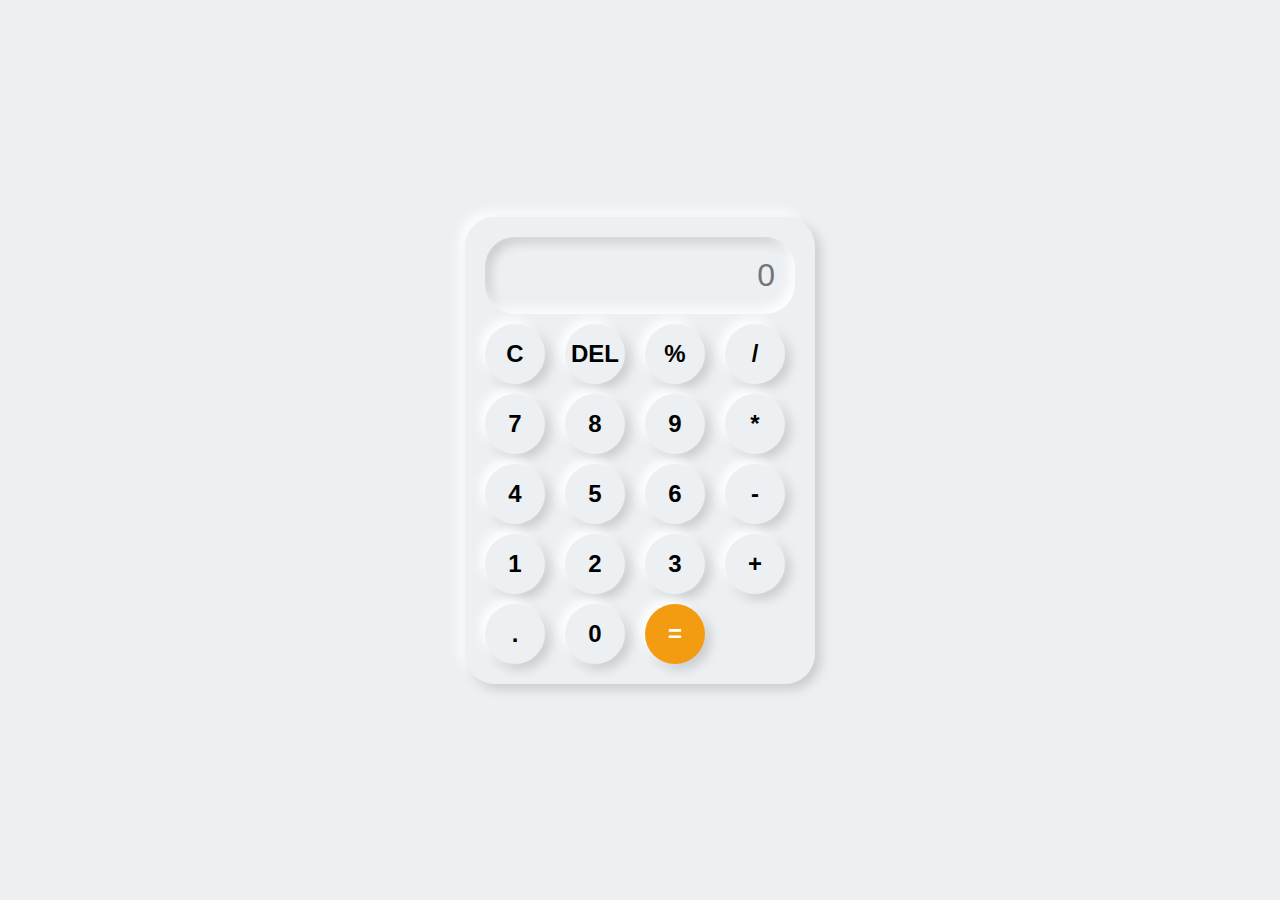
<file: Calculator app/index.html>
<!DOCTYPE html>
<html lang="en">
<head>
  <meta charset="UTF-8">
  <meta name="viewport" content="width=device-width, initial-scale=1.0">
  <title>Calculator App</title>
  <link rel="stylesheet" href="style.css">
</head>
<body>
  <div class="container">
    <div class="calculator">
      <input type="text" placeholder="0" id="output-screen" readonly>
      <button onclick="clr()">C</button>
      <button onclick="del()">DEL</button>
      <button onclick="display('%')">%</button>
      <button onclick="display('/')">/</button>
      <button onclick="display('7')">7</button>
      <button onclick="display('8')">8</button>
      <button onclick="display('9')">9</button>
      <button onclick="display('*')">*</button>
      <button onclick="display('4')">4</button>
      <button onclick="display('5')">5</button>
      <button onclick="display('6')">6</button>
      <button onclick="display('-')">-</button>
      <button onclick="display('1')">1</button>
      <button onclick="display('2')">2</button>
      <button onclick="display('3')">3</button>
      <button onclick="display('+')">+</button>
      <button onclick="display('.')">.</button>
      <button onclick="display('0')">0</button>
      <button onclick="calculate()" class="equal">=</button>
    </div>
  </div>
  <script src="main.js"></script>
</body>
</html>
</file>
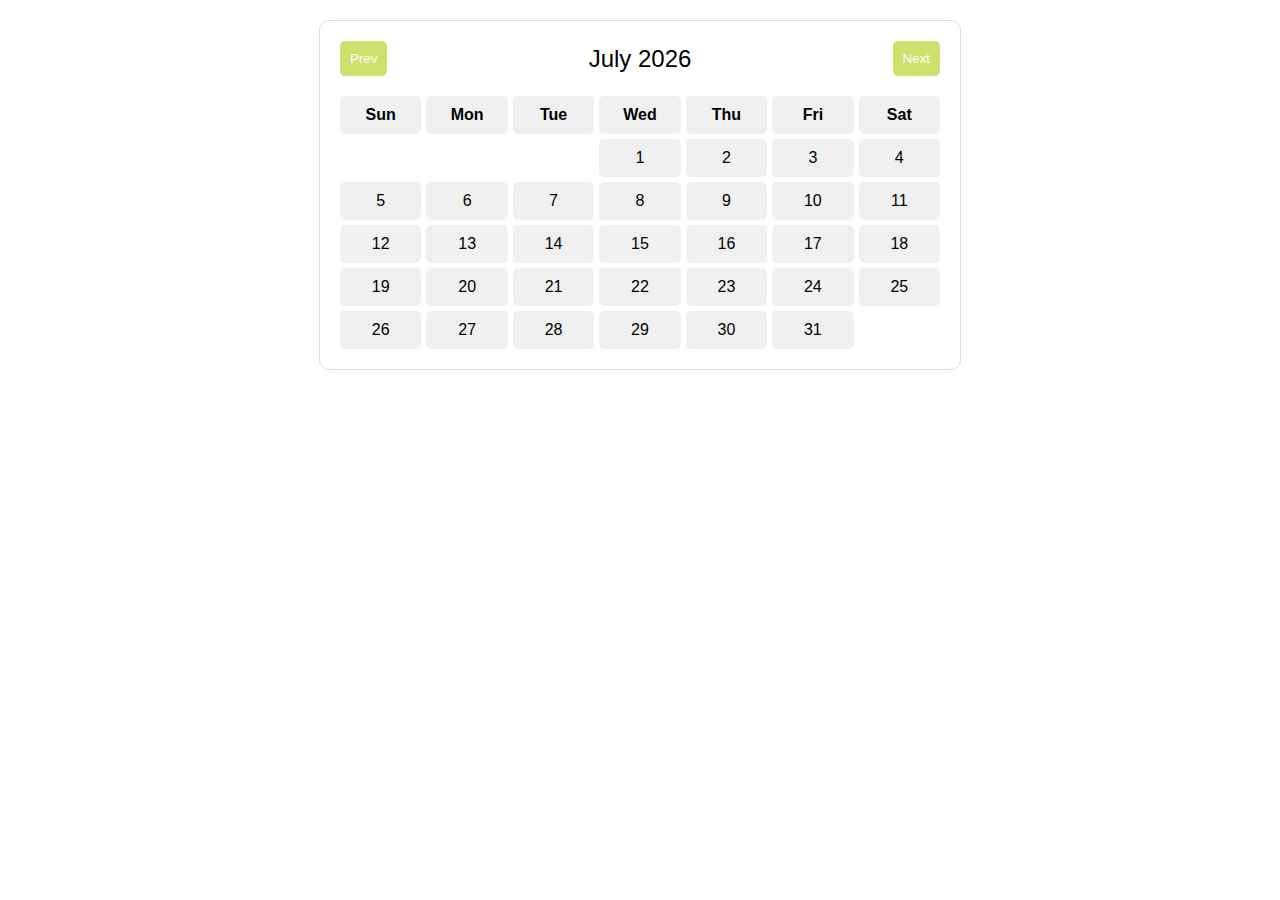
<file: Calendar/index.html>
<!DOCTYPE html>
<html lang="en">
<head>
    <meta charset="UTF-8">
    <meta name="viewport" content="width=device-width, initial-scale=1.0">
    <title>Calendar</title>
    <link rel="stylesheet" href="style.css">
</head>
<body>
    <div class="calendar-container">
        <div id="calendarHeader">
            <button id="prevMonth">Prev</button>
            <div id="monthYear"></div>
            <button id="nextMonth">Next</button>
        </div>
        <div id="calendarDaysHeader">
            <div>Sun</div>
            <div>Mon</div>
            <div>Tue</div>
            <div>Wed</div>
            <div>Thu</div>
            <div>Fri</div>
            <div>Sat</div>
        </div>
        <div id="calendarDays"></div>
    </div>
    <script src="script.js"></script>
</body>
</html>
</file>
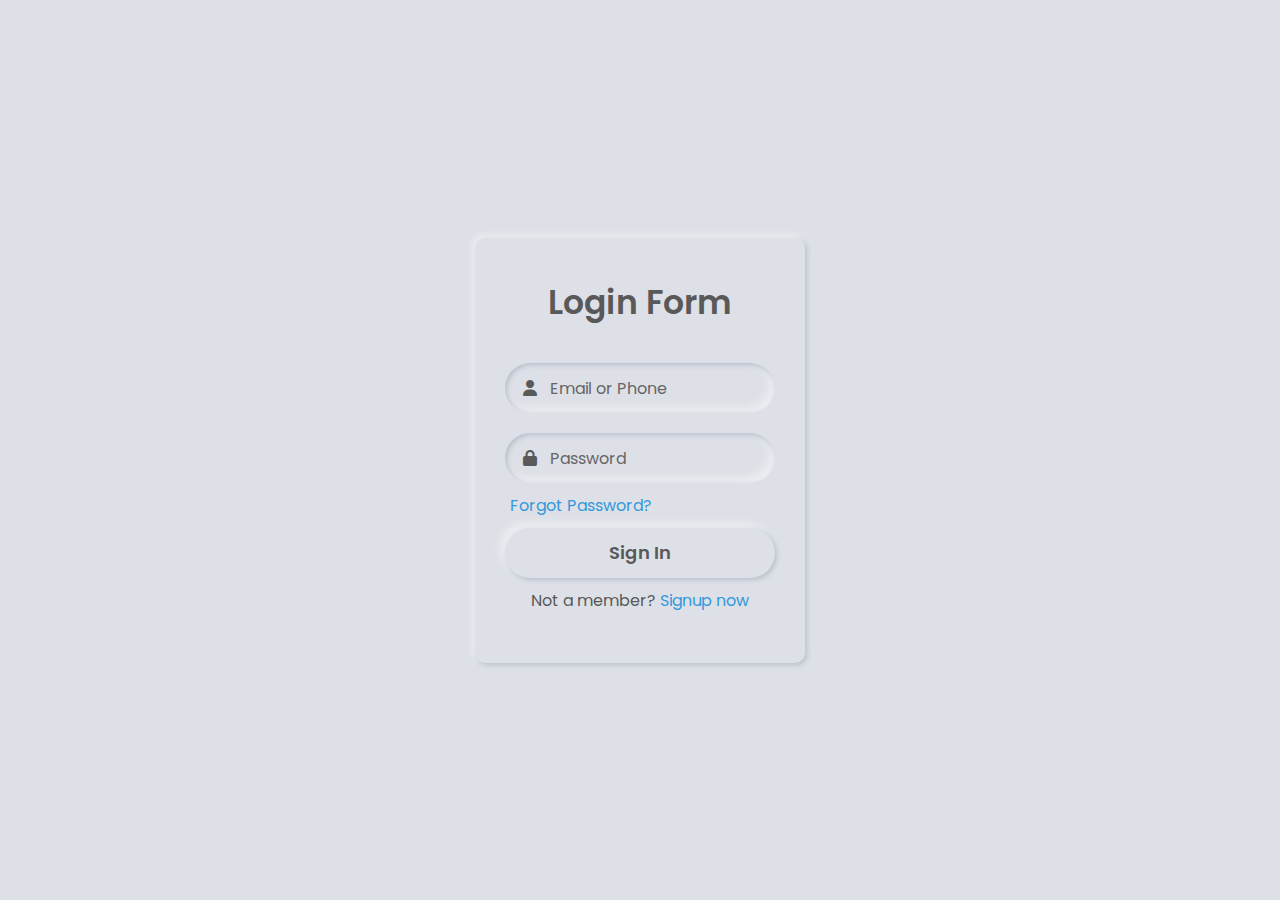
<file: Neumorphism Login Form - Source Code/index.html>
<!DOCTYPE html>
<html lang="en">
<head>
    <meta charset="UTF-8">
    <meta http-equiv="X-UA-Compatible" content="IE=edge">
    <meta name="viewport" content="width=device-width, initial-scale=1.0">
    <title>Neumorphism Login Form</title>
    <link href="https://fonts.googleapis.com/css2?family=Poppins:wght@300&family=Varela+Round&display=swap" rel="stylesheet">
    <link rel="stylesheet" href="style.css">
    <link rel="stylesheet" href="https://cdnjs.cloudflare.com/ajax/libs/font-awesome/6.4.2/css/all.min.css" />
</head>
<body>
    <div class="content">
        <div class="text">Login Form</div>
        <form action="#">
            <div class="field">
                <span class="fas fa-user"></span>
                <input type="text" required>
                <label>Email or Phone</label>
            </div>
            <div class="field">
                <span class="fas fa-lock"></span>
                <input type="password" required>
                <label>Password</label>
            </div>
            <div class="forgot-pass"><a href="#">Forgot Password?</a></div>
            <button type="submit">Sign In</button>
            <div class="signup">Not a member? <a href="#">Signup now</a></div>
        </form>
    </div>
</body>
</html>
</file>
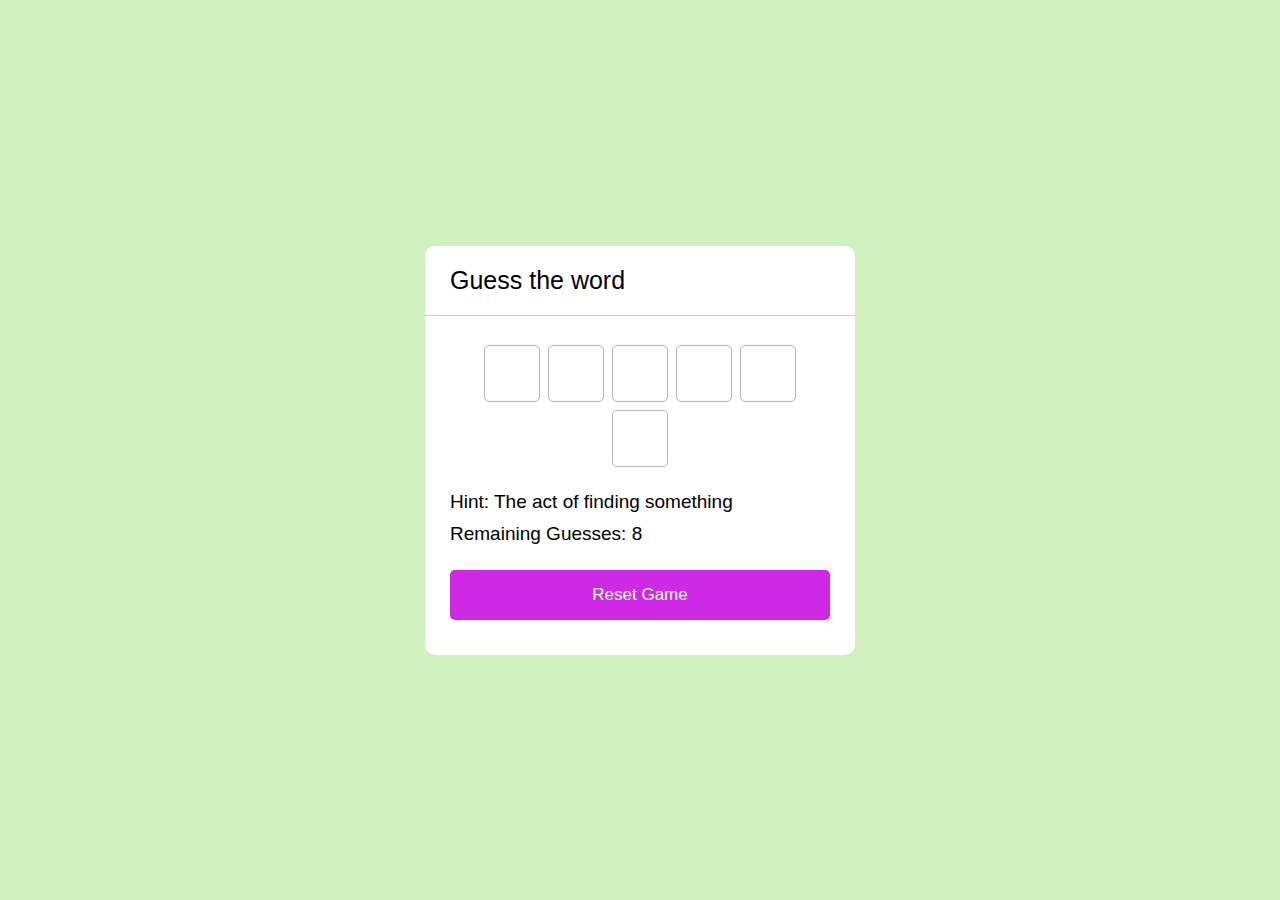
<file: Word Guessing App - Source Code/index.html>
<!DOCTYPE html>
<html lang="en">
<head>
    <meta charset="UTF-8">
    <meta http-equiv="X-UA-Compatible" content="IE=edge">
    <meta name="viewport" content="width=device-width, initial-scale=1.0">
    <title>Guess a Word Game</title>
    <link rel="stylesheet" href="style.css">
</head>
<body>
    <div class="wrapper">
        <h1>Guess the word</h1>
        <div class="content">
            <input type="text" class="typing-input" maxlength="1">
            <div class="inputs"></div>
            <div class="details">
                <p class="hint">Hint: <span></span></p>
                <p class="guess-left">Remaining Guesses: <span></span></p>
                <p class="wrong-letters">Wrong Letters: <span></span></p>
            </div>
            <button class="reset-btn">Reset Game</button>
        </div>
    </div>
    <script src="script.js"></script>
</body>
</html>
</file>
<file: Calculator app/style.css>
* {
    margin: 0;
    padding: 0;
    box-sizing: border-box;
    font-family: 'Arial', sans-serif;
  }
  
  body {
    background-color: #ecf0f3;
    display: flex;
    justify-content: center;
    align-items: center;
    height: 100vh;
  }
  
  .container {
    display: flex;
    justify-content: center;
    align-items: center;
  }
  
  .calculator {
    background-color: #ecf0f3;
    padding: 20px;
    border-radius: 30px;
    box-shadow: 5px 5px 12px rgba(0, 0, 0, 0.16), -5px -5px 12px #ffffff;
    display: grid;
    grid-template-columns: repeat(4, 70px);
    grid-gap: 10px;
  }
  
  input {
    grid-column: span 4;
    background-color: #ecf0f3;
    box-shadow: inset -5px -5px 12px #ffffff, inset 5px 5px 12px rgba(0, 0, 0, 0.16);
    border: none;
    border-radius: 30px;
    font-size: 2rem;
    text-align: right;
    padding: 20px;
    color: #333;
  }
  
  button {
    height: 60px;
    width: 60px;
    background-color: #ecf0f3;
    border: none;
    border-radius: 50%;
    box-shadow: -5px -5px 12px #ffffff, 5px 5px 12px rgba(0, 0, 0, 0.16);
    font-size: 1.5rem;
    font-weight: bold;
    cursor: pointer;
    transition: all 0.2s;
  }
  
  button:hover {
    box-shadow: inset -5px -5px 12px #ffffff, inset 5px 5px 12px rgba(0, 0, 0, 0.16);
  }
  
  .equal {
    grid-column: span 2;
    background-color: #f39c12;
    color: white;
    border-radius: 30px;
  }
  
  button:active {
    box-shadow: inset 5px 5px 12px rgba(0, 0, 0, 0.16), inset -5px -5px 12px #ffffff;
  }
</file>
<file: Calendar/style.css>
body {
    font-family: Arial, sans-serif;
    margin: 0;
    padding: 0;
}

.calendar-container {
    max-width: 600px;
    margin: 20px auto;
    padding: 20px;
    border: 1px solid #ddd;
    border-radius: 10px;
    background: #fff;
}

#calendarHeader {
    display: flex;
    justify-content: space-between;
    align-items: center;
    margin-bottom: 20px;
}
#calendarDaysHeader {
    display: grid;
    grid-template-columns: repeat(7, 1fr);
    gap: 5px;
    margin-bottom: 5px;
    font-weight: bold;
}

#calendarDaysHeader div {
    display: flex;
    align-items: center;
    justify-content: center;
    padding: 10px;
    border-radius: 5px;
    background-color: #f0f0f0;
}

#monthYear {
    font-size: 1.5em;
}

button {
    background-color: #cde26d;
    color: #fff;
    border: none;
    padding: 10px;
    cursor: pointer;
    border-radius: 5px;
}

button:hover {
    background-color: #4bdfe4;
}

#calendarDays {
    display: grid;
    grid-template-columns: repeat(7, 1fr);
    gap: 5px;
}

.day {
    display: flex;
    align-items: center;
    justify-content: center;
    padding: 10px;
    border-radius: 5px;
    background-color: #f0f0f0;
    transition: background-color 0.3s ease, color 0.3s ease;
}

.day:hover {
    background-color: #ee99ea;
    color: #fff;
    cursor: pointer;
}

.day.empty {
    background-color: transparent;
}
</file>
<file: Neumorphism Login Form - Source Code/style.css>
* {
    margin: 0;
    padding: 0;
    box-sizing: border-box;
    font-family: 'Poppins', sans-serif;
}

html, body {
    height: 100%;
}

body {
    display: grid;
    place-items: center;
    text-align: center;
    background: #dde1e7;
}

.content {
    width: 330px;
    padding: 40px 30px;
    background: #dde1e7;
    box-shadow: -3px -3px 7px #ffffff73, 2px 2px 5px rgba(94, 104, 121, 0.288);
    border-radius: 10px;
}

.content .text {
    font-size: 33px;
    font-weight: 600;
    margin-bottom: 35px;
    color: #595959;
}

.content .field {
    position: relative;
    display: flex;
    width: 100%;
    height: 50px;
}

.field input {
    padding-left: 45px;
    font-size: 18px;
    outline: none;
    border: none;
    width: 100%;
    height: 100%;
    color: #595959;
    background: #dde1e7;
    box-shadow: inset 2px 2px 5px #babecc, inset -5px -5px 10px #ffffff73;
    border-radius: 25px;
}

.field input:focus {
    box-shadow: inset 1px 1px 2px #babecc, inset -1px -1px 2px #ffffff73;
}

.field:nth-child(2) {
    margin-top: 20px;
}

.field span {
    position: absolute;
    width: 50px;
    line-height: 50px;
    color: #595959;
}

.field label {
    position: absolute;
    left: 45px;
    top: 50%;
    transform: translateY(-50%);
    color: #666666;
    pointer-events: none;
    transition: 0.3s;
}

.field input:focus ~ label,
.field input:valid ~ label {
    opacity: 0;
}

.forgot-pass {
    text-align: left;
    margin: 10px 0 10px 5px;
}

.forgot-pass a {
    font-size: 16px;
    color: #3498db;
    text-decoration: none;
}

.forgot-pass a:hover {
    text-decoration: underline;
}

button {
    width: 100%;
    height: 50px;
    font-size: 18px;
    font-weight: 600;
    color: #595959;
    background: #dde1e7;
    border: none;
    outline: none;
    cursor: pointer;
    box-shadow: 2px 2px 5px #babecc, -5px -5px 10px #ffffff73;
    border-radius: 25px;
    transition: color 0.3s;
}

button:focus {
    color: #3498db;
    box-shadow: inset 2px 2px 5px #babecc, inset -5px -5px 10px #ffffff73;
}

.signup {
    font-size: 16px;
    color: #595959;
    margin: 10px 0;
}

.signup a {
    font-size: 16px;
    color: #3498db;
    text-decoration: none;
}

.signup a:hover {
    text-decoration: underline;
}
</file>
<file: Word Guessing App - Source Code/style.css>
*{
    margin: 0;
    padding: 0;
    box-sizing: border-box;
    font-family: sans-serif;
}

body{
    display: flex;
    align-items: center;
    justify-content: center;
    min-height: 100vh;
    background: #d0f0c0;
}

.wrapper{
    width: 430px;
    background: #fff;
    border-radius: 10px;
}

.wrapper h1{
    font-size: 25px;
    font-weight: 500;
    padding: 20px 25px;
    border-bottom: 1px solid #ccc;
}

.wrapper .content{
    margin: 25px 25px 35px;
}

.content .typing-input{
    z-index: -999;
    opacity: 0;
    position: absolute;
}

.content .inputs{
    display: flex;
    flex-wrap: wrap;
    justify-content: center;
}

.inputs input{
    height: 57px;
    width: 56px;
    margin: 4px;
    font-size: 24px;
    font-weight: 500;
    background: none;
    text-align: center;
    text-transform: uppercase;
    color: rgba(206,41,228);
    border-radius: 5px;
    border: 1px solid #b5b5b5;
}

.content .details{
    margin: 20px 0 25px;
}

.details p{
    font-size: 19px;
    margin-bottom: 10px;
}

.content .reset-btn{
    width: 100%;
    padding: 15px 0;
    border: none;
    outline: none;
    border-radius: 5px;
    font-size: 17px;
    color: #fff;
    background: rgba(206,41,228);
    cursor: pointer;
}
</file>
